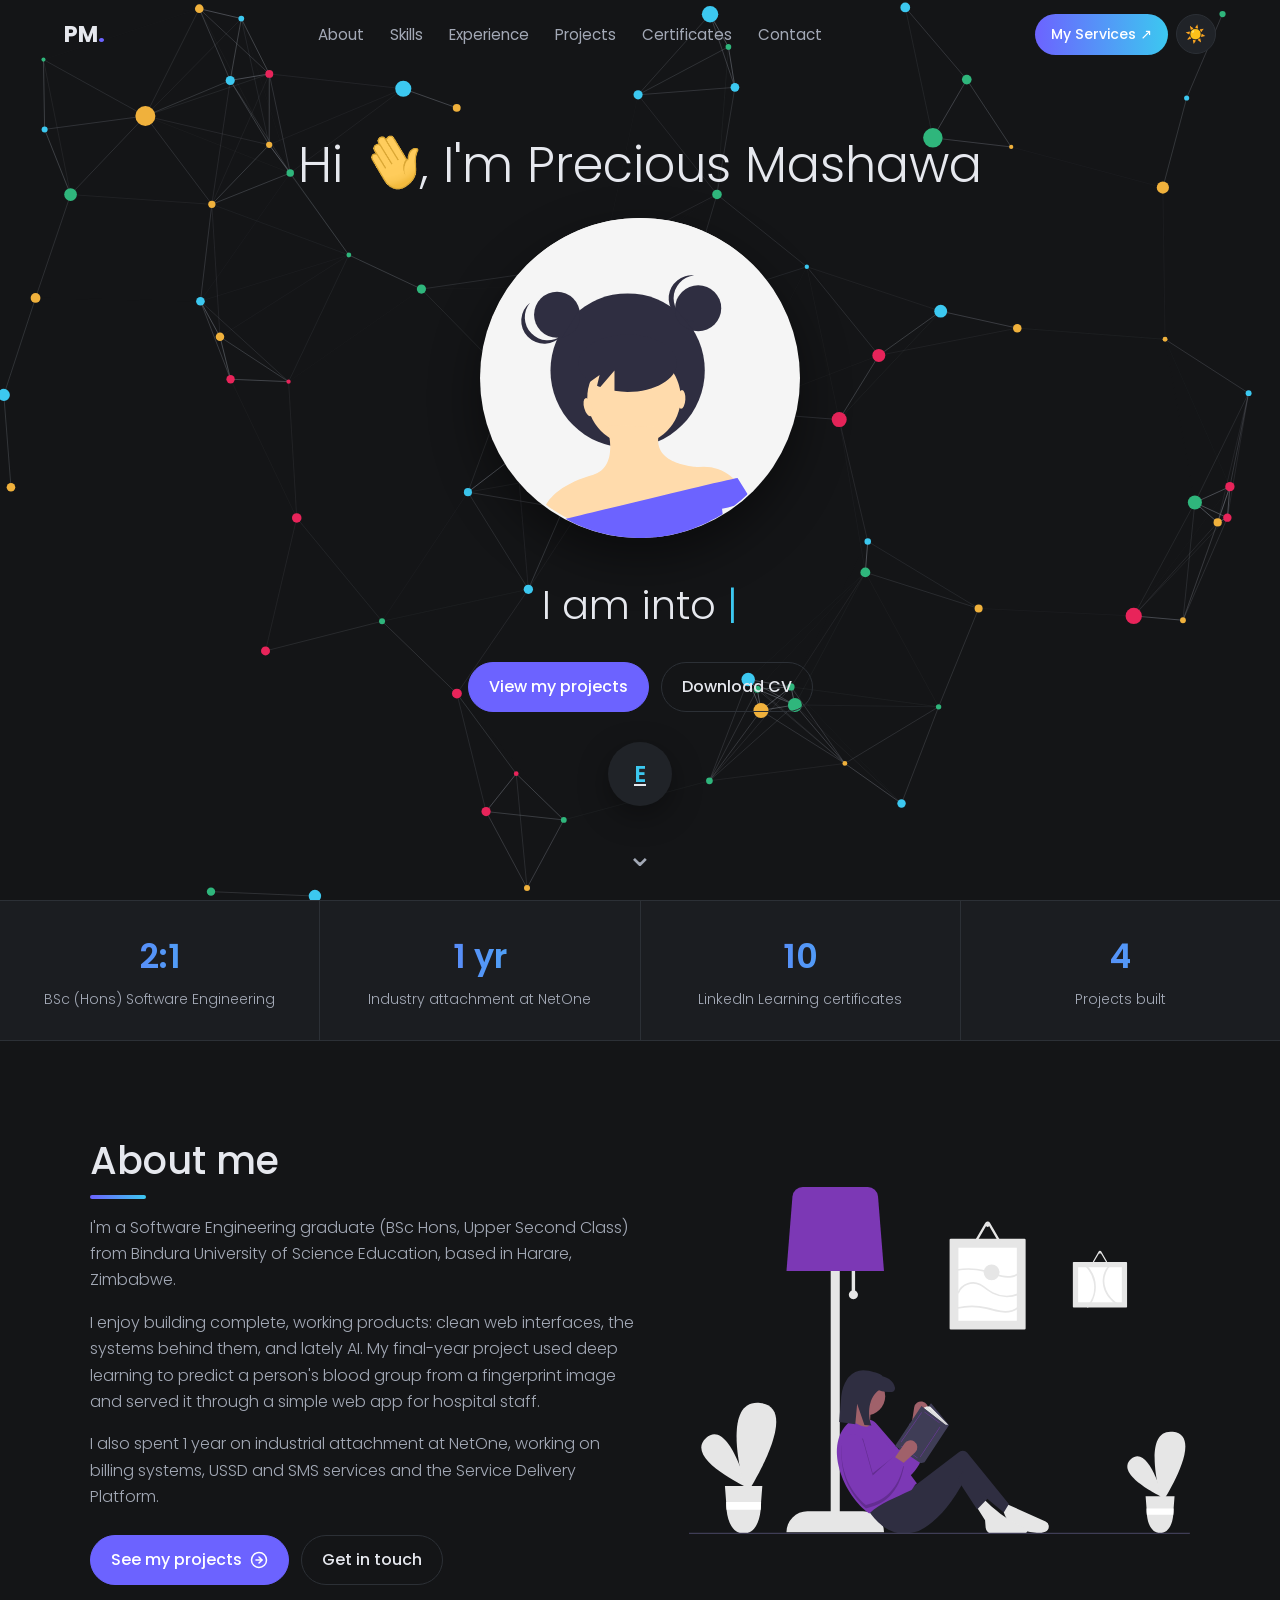
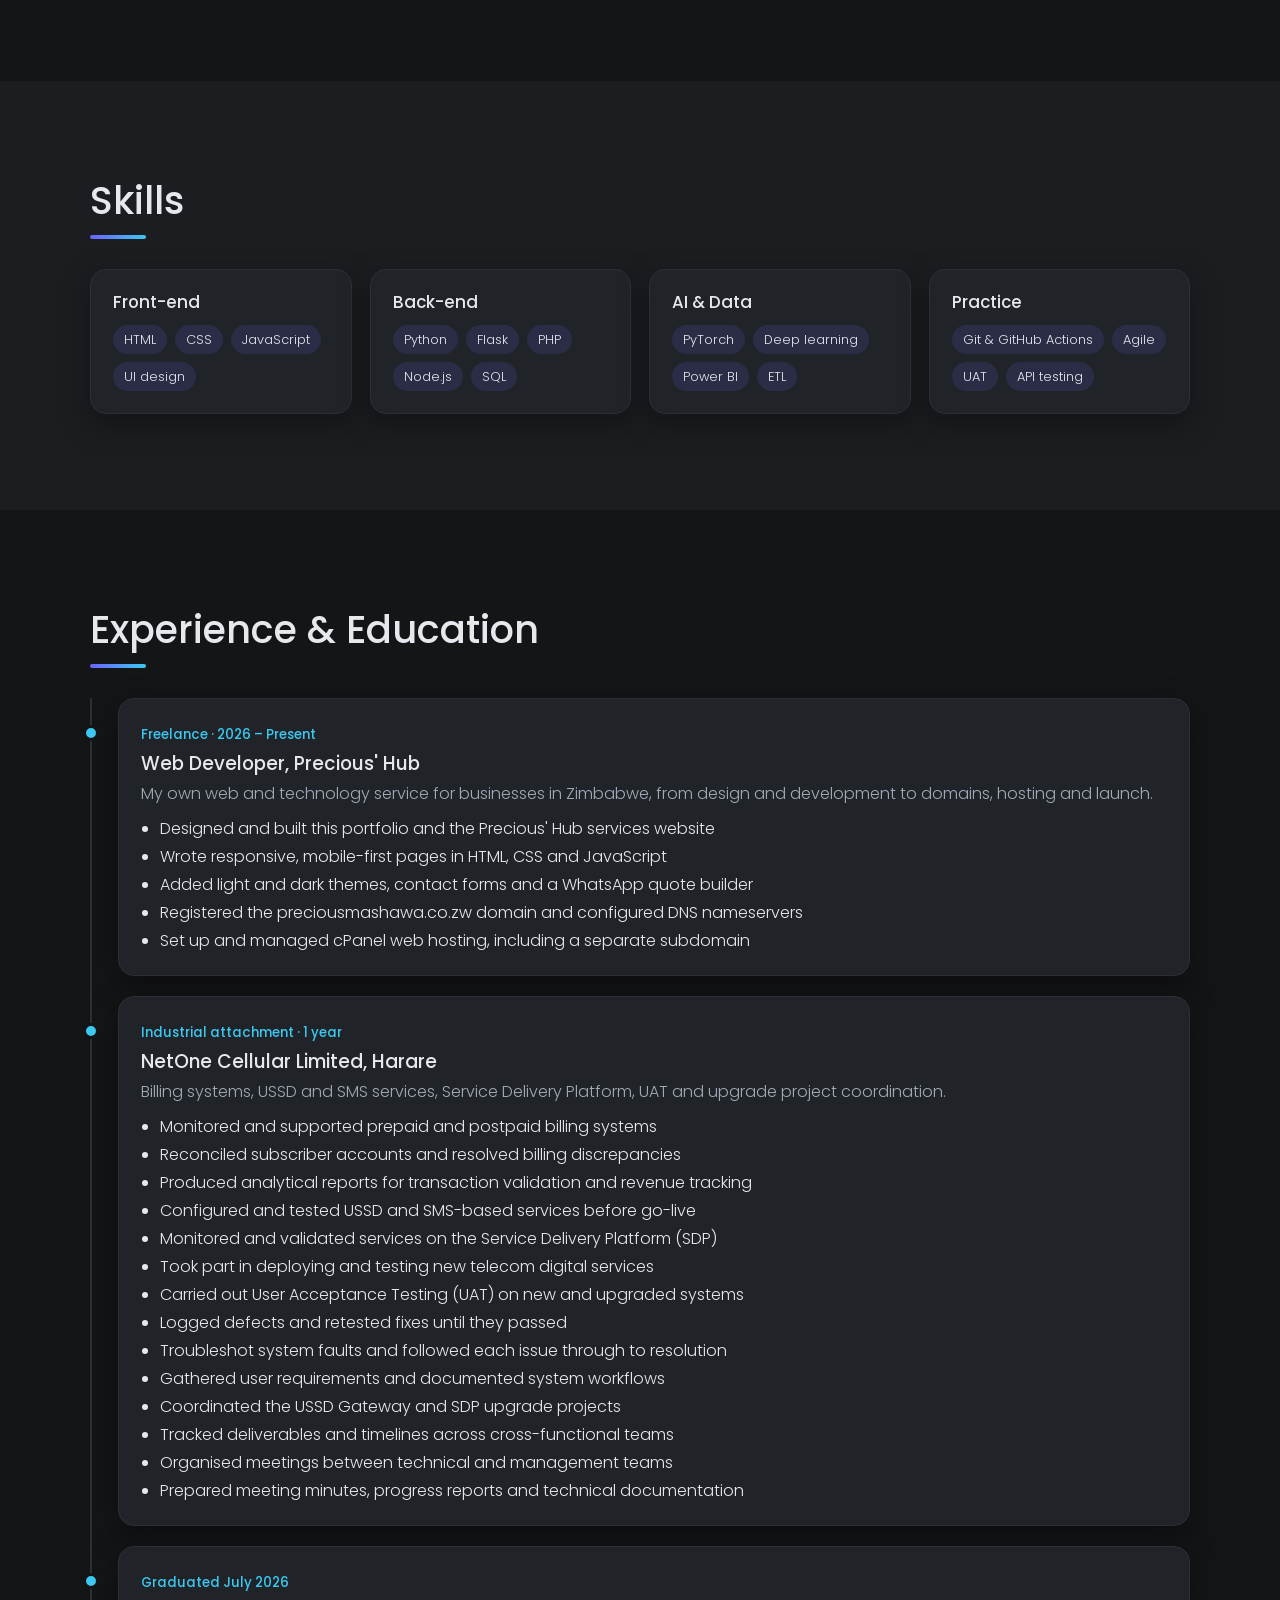
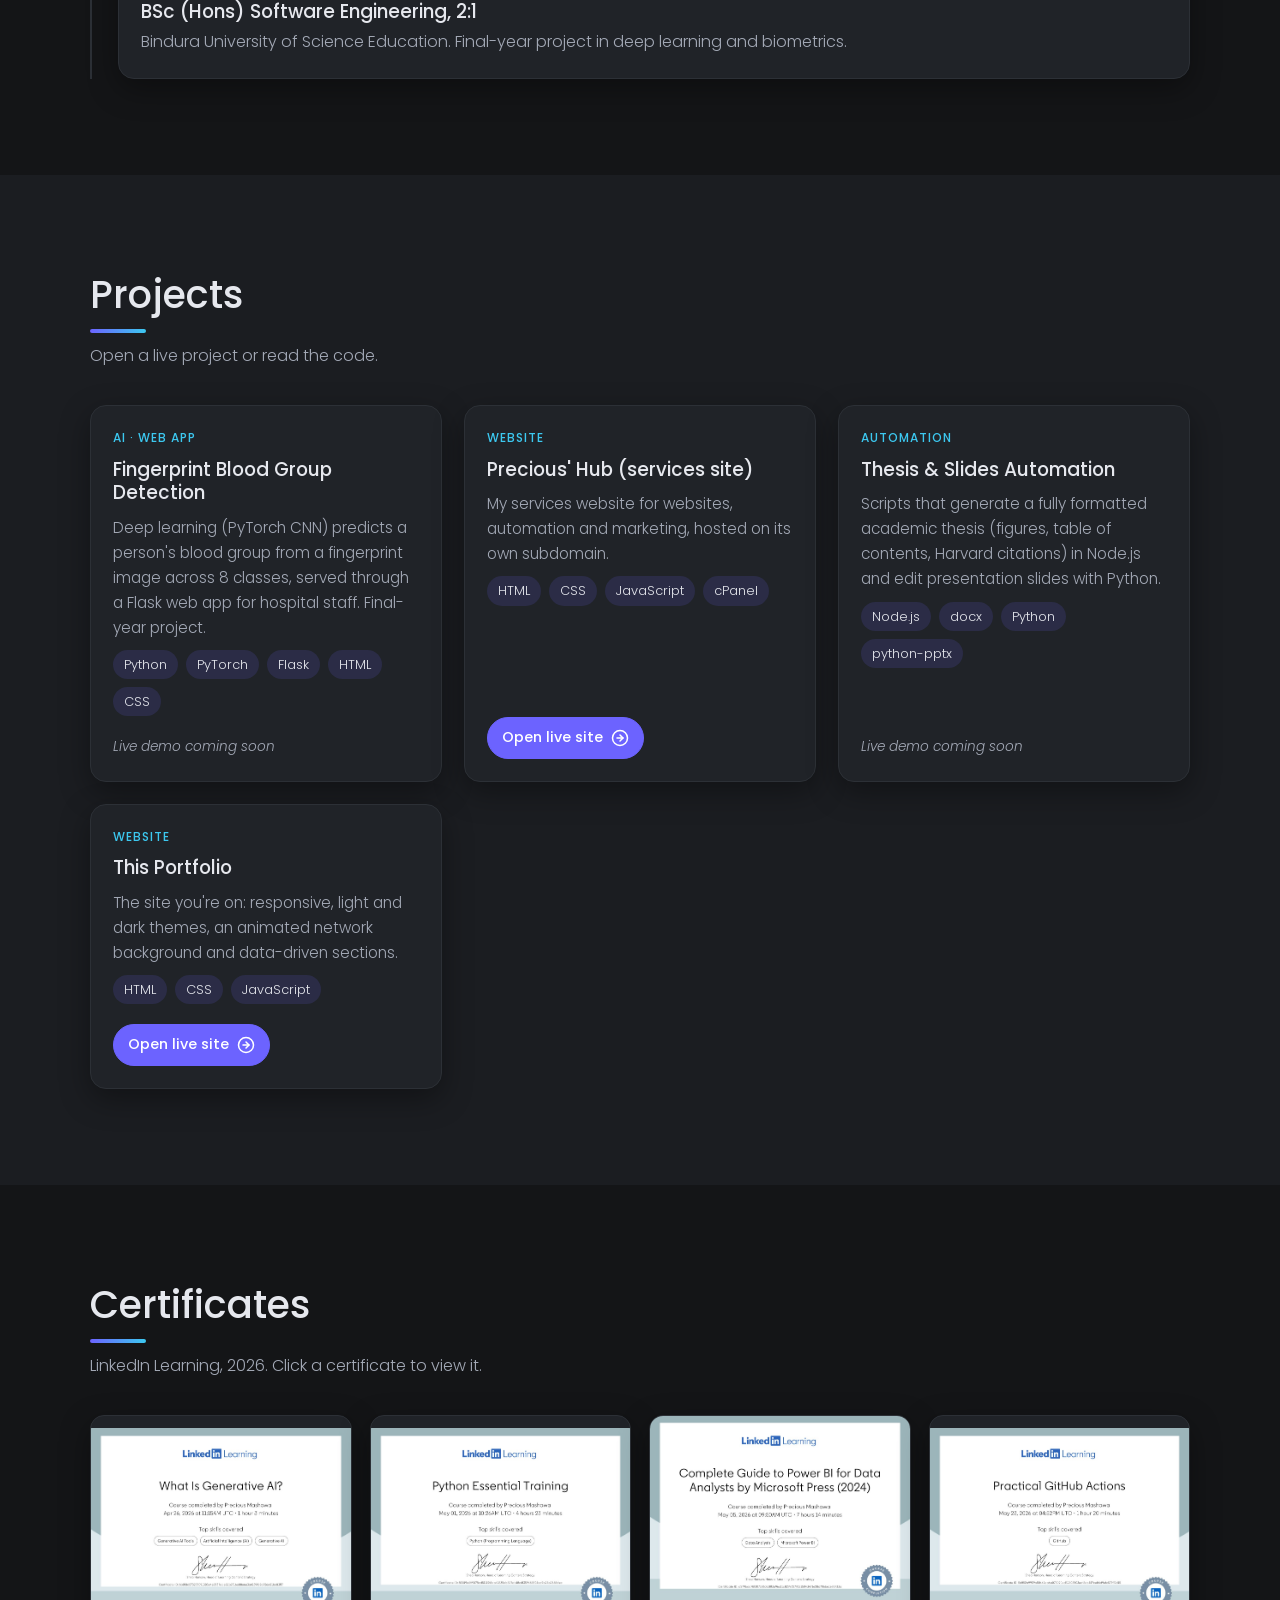
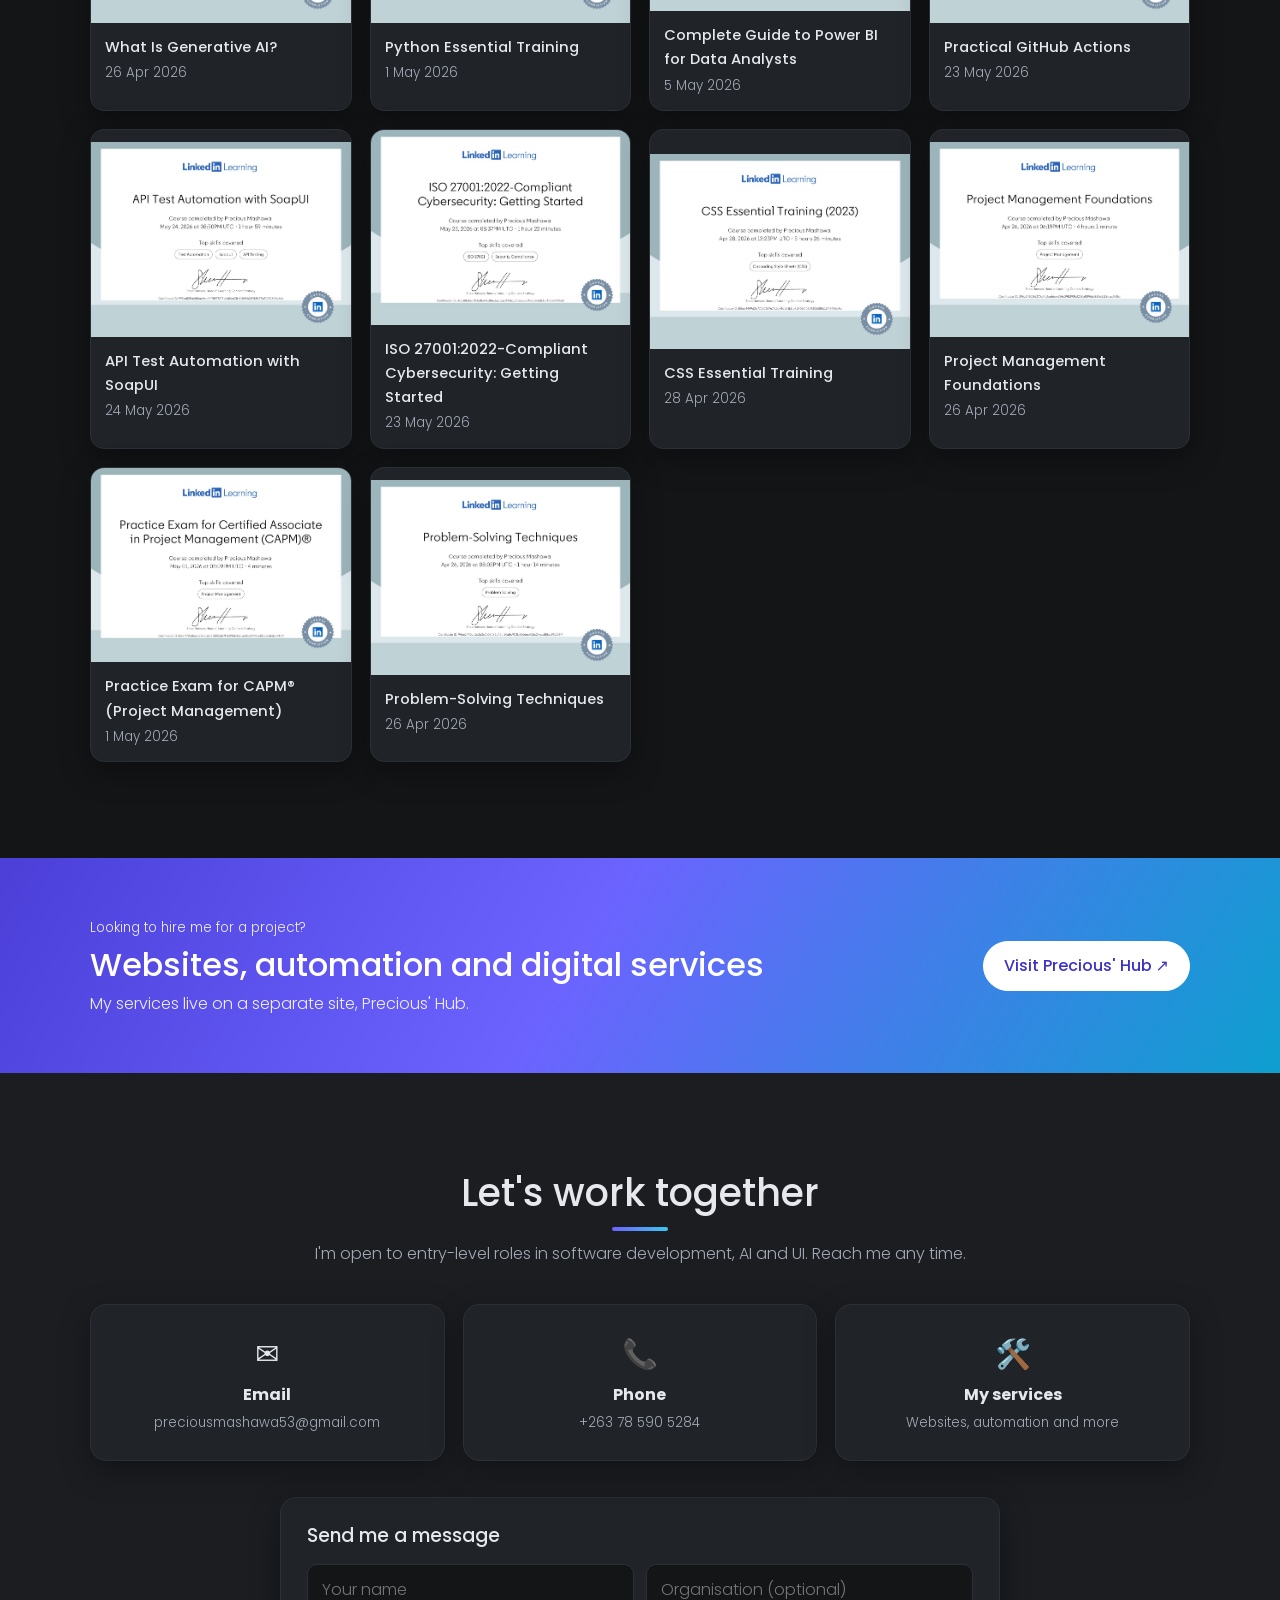
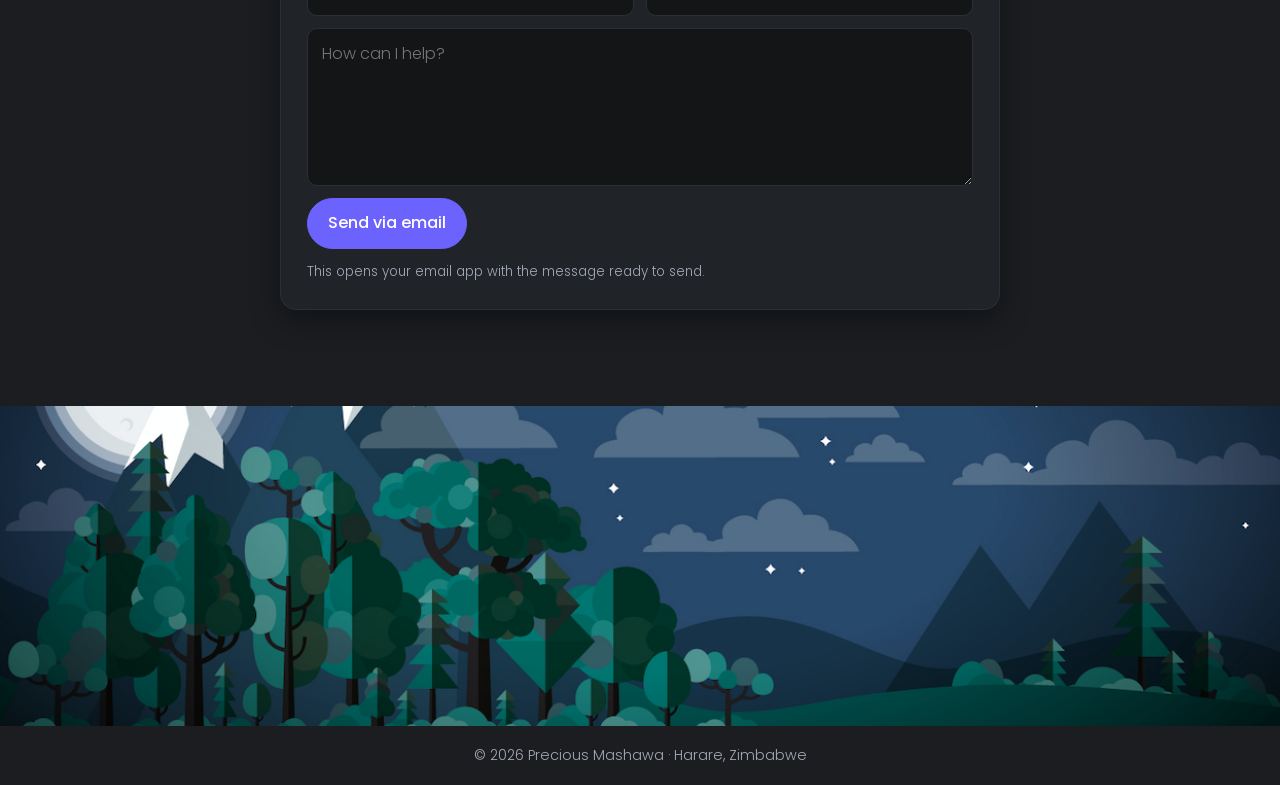
<file: index.html>
<!doctype html>
<html lang="en" data-theme="dark">
<head>
<meta charset="utf-8">
<meta name="viewport" content="width=device-width, initial-scale=1">
<title>Precious Mashawa | Software Engineer</title>
<meta name="description" content="Portfolio of Precious Mashawa, Software Engineering graduate from Harare, Zimbabwe. Web development, AI and UI work.">
<link rel="icon" href="assets/dp_female.svg">
<link rel="canonical" href="https://preciousmashawa.co.zw/">
<meta name="theme-color" content="#141517">
<meta property="og:type" content="website">
<meta property="og:title" content="Precious Mashawa | Software Engineer">
<meta property="og:description" content="Software Engineering graduate building web apps, AI and clean user interfaces. Harare, Zimbabwe.">
<meta property="og:url" content="https://preciousmashawa.co.zw/">
<meta property="og:image" content="https://preciousmashawa.co.zw/assets/landscape-night.png">
<link rel="preconnect" href="https://fonts.googleapis.com">
<link href="https://fonts.googleapis.com/css2?family=Poppins:wght@300;400;500;600;700&display=swap" rel="stylesheet">
<link rel="stylesheet" href="css/style.css">
</head>
<body>

<!-- NAVIGATION -->
<header class="nav" id="nav">
  <a class="brand" href="#home">PM<span>.</span></a>
  <nav class="links" id="links">
    <a href="#about">About</a>
    <a href="#skills">Skills</a>
    <a href="#experience">Experience</a>
    <a href="#projects">Projects</a>
    <a href="#certificates">Certificates</a>
    <a href="#contact">Contact</a>
  </nav>
  <div class="nav-actions">
    <a class="hub-pill" id="hubNav" href="#" target="_blank" rel="noopener">My Services ↗</a>
    <button class="theme-btn" id="themeBtn" aria-label="Switch light or dark theme">☀️</button>
    <button class="menu-btn" id="menuBtn" aria-label="Open menu">☰</button>
  </div>
</header>

<!-- HERO -->
<section class="hero" id="home">
  <canvas id="network" aria-hidden="true"></canvas>
  <div class="hero-content">
    <h1 class="hello">Hi <img src="assets/wave.gif" alt="waving hand" class="wave">, I'm Precious Mashawa</h1>
    <div class="avatar"><img src="assets/dp_female.svg" alt="Illustration of Precious Mashawa"></div>
    <p class="typed">I am into <span id="typed"></span><span class="cursor">|</span></p>
    <div class="hero-ctas">
      <a class="btn" href="#projects">View my projects</a>
      <a class="btn ghost" id="cvBtn" href="assets/Precious_Mashawa_CV.pdf" download>Download CV</a>
    </div>
    <div class="socials" id="socials"></div>
  </div>
  <a class="scroll-hint" href="#about" aria-label="Scroll down">⌄</a>
</section>

<!-- STATS -->
<section class="stats" aria-label="Highlights">
  <div class="stat"><strong>2:1</strong><span>BSc (Hons) Software Engineering</span></div>
  <div class="stat"><strong>1 yr</strong><span>Industry attachment at NetOne</span></div>
  <div class="stat"><strong id="certCount">0</strong><span>LinkedIn Learning certificates</span></div>
  <div class="stat"><strong id="projCount">0</strong><span>Projects built</span></div>
</section>

<!-- ABOUT -->
<section class="section" id="about">
  <div class="container about">
    <div class="about-text">
      <h2 class="title">About me</h2>
      <p>I'm a Software Engineering graduate (BSc Hons, Upper Second Class) from Bindura University of Science Education, based in Harare, Zimbabwe.</p>
      <p>I enjoy building complete, working products: clean web interfaces, the systems behind them, and lately AI. My final-year project used deep learning to predict a person's blood group from a fingerprint image and served it through a simple web app for hospital staff.</p>
      <p>I also spent 1 year on industrial attachment at NetOne, working on billing systems, USSD and SMS services and the Service Delivery Platform.</p>
      <div class="about-actions">
        <a class="btn" href="#projects">See my projects <img src="assets/arrow-right-circle.svg" alt=""></a>
        <a class="btn ghost" href="#contact">Get in touch</a>
      </div>
    </div>
    <img class="about-art" src="assets/header-female.svg" alt="Illustration of a woman working at a desk">
  </div>
</section>

<!-- SKILLS -->
<section class="section alt" id="skills">
  <div class="container">
    <h2 class="title">Skills</h2>
    <div class="skills" id="skillsGrid"></div>
  </div>
</section>

<!-- EXPERIENCE -->
<section class="section" id="experience">
  <div class="container">
    <h2 class="title">Experience &amp; Education</h2>
    <div class="timeline" id="timeline"></div>
  </div>
</section>

<!-- PROJECTS -->
<section class="section alt" id="projects">
  <div class="container">
    <h2 class="title">Projects</h2>
    <p class="lead">Open a live project or read the code.</p>
    <div class="cards" id="projectGrid"></div>
  </div>
</section>

<!-- CERTIFICATES -->
<section class="section" id="certificates">
  <div class="container">
    <h2 class="title">Certificates</h2>
    <p class="lead">LinkedIn Learning, 2026. Click a certificate to view it.</p>
    <div class="certs" id="certGrid"></div>
  </div>
</section>

<!-- HUB BANNER (links out; this site stays a portfolio) -->
<section class="hub-banner">
  <div class="container hub-inner">
    <div>
      <small>Looking to hire me for a project?</small>
      <h2>Websites, automation and digital services</h2>
      <p>My services live on a separate site, Precious' Hub.</p>
    </div>
    <a class="btn light" id="hubBanner" href="#" target="_blank" rel="noopener">Visit Precious' Hub ↗</a>
  </div>
</section>

<!-- CONTACT -->
<section class="section alt" id="contact">
  <div class="container contact">
    <h2 class="title">Let's work together</h2>
    <p class="lead">I'm open to entry-level roles in software development, AI and UI. Reach me any time.</p>
    <div class="contact-cards">
      <a class="contact-card" id="emailLink" href="#"><span>✉️</span><strong>Email</strong><small id="emailText"></small></a>
      <a class="contact-card" id="phoneLink" href="#"><span>📞</span><strong>Phone</strong><small id="phoneText"></small></a>
      <a class="contact-card" id="hubLink" href="#"><span>🛠️</span><strong>My services</strong><small>Websites, automation and more</small></a>
    </div>
    <form class="contact-form" id="contactForm">
      <h3>Send me a message</h3>
      <div class="row">
        <input name="name" placeholder="Your name" required aria-label="Your name">
        <input name="org" placeholder="Organisation (optional)" aria-label="Organisation">
      </div>
      <textarea name="message" rows="5" placeholder="How can I help?" required aria-label="Message"></textarea>
      <button class="btn" type="submit">Send via email</button>
      <small class="form-note">This opens your email app with the message ready to send.</small>
    </form>
  </div>
</section>

<!-- FOOTER LANDSCAPE -->
<footer class="footer">
  <div class="landscape" role="img" aria-label="Mountains and forest landscape"></div>
  <p>© <span id="year"></span> Precious Mashawa · Harare, Zimbabwe</p>
</footer>

<a class="to-top" id="toTop" href="#home" aria-label="Back to top">↑</a>

<!-- CERTIFICATE VIEWER -->
<div class="modal" id="modal" aria-hidden="true">
  <button class="modal-close" id="modalClose" aria-label="Close">✕</button>
  <div class="modal-body" id="modalBody"></div>
</div>

<script src="js/data.js"></script>
<script src="js/main.js"></script>
</body>
</html>
</file>
<file: css/style.css>
/* ---------- Theme tokens ---------- */
:root, [data-theme="dark"] {
  --bg: #141517;
  --bg-alt: #1b1d21;
  --card: #202328;
  --text: #e6e8ee;
  --muted: #a3a9b6;
  --accent: #6c63ff;
  --accent-2: #3cc8f0;
  --border: #2c3036;
  --shadow: 0 10px 30px rgba(0,0,0,.35);
  --net-line: #8a8f99;
  --landscape: url("../assets/landscape-night.png");
}
[data-theme="light"] {
  --bg: #f7f8fc;
  --bg-alt: #eef0f7;
  --card: #ffffff;
  --text: #1d2130;
  --muted: #5b6275;
  --accent: #6c63ff;
  --accent-2: #0e9fcf;
  --border: #dde1ec;
  --shadow: 0 10px 30px rgba(30,40,80,.10);
  --net-line: #9aa3b5;
  --landscape: url("../assets/landscape-day.png");
}

* { box-sizing: border-box; }
html { scroll-behavior: smooth; }
body {
  margin: 0; font-family: "Poppins", system-ui, sans-serif; font-weight: 300;
  background: var(--bg); color: var(--text); line-height: 1.65;
  transition: background .3s, color .3s;
}
img { max-width: 100%; }
a { color: inherit; }
h1, h2, h3 { font-weight: 500; line-height: 1.25; }

/* ---------- Navigation ---------- */
.nav {
  position: fixed; inset: 0 0 auto 0; z-index: 50;
  display: flex; align-items: center; justify-content: space-between;
  padding: 14px 5vw; transition: background .3s, box-shadow .3s;
}
.nav.scrolled { background: color-mix(in srgb, var(--bg) 88%, transparent); backdrop-filter: blur(10px); box-shadow: 0 1px 0 var(--border); }
.brand { font-weight: 700; font-size: 1.4rem; text-decoration: none; }
.brand span { color: var(--accent); }
.links { display: flex; gap: 26px; }
.links a { text-decoration: none; color: var(--muted); font-weight: 400; font-size: .95rem; }
.links a:hover { color: var(--text); }
.nav-actions { display: flex; gap: 8px; }
.theme-btn, .menu-btn {
  background: var(--card); border: 1px solid var(--border); color: var(--text);
  width: 40px; height: 40px; border-radius: 50%; cursor: pointer; font-size: 1.05rem;
}
.menu-btn { display: none; }

/* ---------- Hero ---------- */
.hero { position: relative; min-height: 100vh; display: grid; place-items: center; overflow: hidden; background: var(--bg); }
#network { position: absolute; inset: 0; width: 100%; height: 100%; }
.hero-content { position: relative; z-index: 1; text-align: center; padding: 100px 16px 60px; }
.hello { font-weight: 300; font-size: clamp(1.8rem, 4.5vw, 3.1rem); margin: 0 0 22px; }
.wave { height: 1.25em; vertical-align: -0.28em; }
.avatar {
  width: clamp(200px, 30vw, 320px); aspect-ratio: 1; margin: 0 auto;
  border-radius: 50%; background: #f5f5f5; box-shadow: 0 20px 50px rgba(0,0,0,.45);
}
.avatar img { width: 100%; height: 100%; display: block; }
.typed { font-size: clamp(1.4rem, 3.4vw, 2.5rem); margin: 34px 0 30px; min-height: 1.4em; }
#typed { font-weight: 400; }
.cursor { animation: blink 1s steps(1) infinite; color: var(--accent-2); }
@keyframes blink { 50% { opacity: 0; } }
.socials { display: flex; flex-wrap: wrap; justify-content: center; gap: 18px; }
.social {
  width: 64px; height: 64px; border-radius: 50%; display: grid; place-items: center;
  background: var(--card); box-shadow: var(--shadow); transition: transform .2s;
}
.social:hover { transform: translateY(-4px); }
.social img { width: 30px; height: 30px; }
.social-letter { font-size: 1.4rem; font-weight: 600; color: var(--accent-2); }

/* ---------- Sections ---------- */
.section { padding: 96px 5vw; }
.section.alt { background: var(--bg-alt); }
.container { max-width: 1100px; margin: 0 auto; }
.title { font-size: clamp(1.7rem, 3.5vw, 2.4rem); margin: 0 0 10px; }
.title::after { content: ""; display: block; width: 56px; height: 4px; border-radius: 4px; margin-top: 10px; background: linear-gradient(90deg, var(--accent), var(--accent-2)); }
.lead { color: var(--muted); margin: 0 0 36px; }

.about { display: grid; grid-template-columns: 1.1fr 1fr; gap: 48px; align-items: center; }
.about-text p { color: var(--muted); }
.about-actions { display: flex; flex-wrap: wrap; gap: 12px; margin-top: 24px; }
.about-art { width: 100%; }

.btn {
  display: inline-flex; align-items: center; gap: 8px; padding: 11px 20px; border-radius: 999px;
  background: var(--accent); color: #fff; text-decoration: none; font-weight: 500; border: 1px solid var(--accent);
}
.btn img { width: 18px; filter: invert(1); }
.btn.ghost { background: transparent; color: var(--text); border-color: var(--border); }
.btn.small { padding: 8px 14px; font-size: .9rem; }

.skills { display: grid; grid-template-columns: repeat(auto-fit, minmax(230px, 1fr)); gap: 18px; margin-top: 30px; }
.skill-card, .card, .tl-item { background: var(--card); border: 1px solid var(--border); border-radius: 16px; padding: 22px; box-shadow: var(--shadow); }
.skill-card h3 { margin: 0 0 12px; font-size: 1.05rem; }
.chips { display: flex; flex-wrap: wrap; gap: 8px; }
.chip { font-size: .8rem; padding: 4px 11px; border-radius: 999px; background: color-mix(in srgb, var(--accent) 14%, transparent); color: var(--text); }

.timeline { position: relative; display: grid; gap: 20px; margin-top: 30px; padding-left: 26px; border-left: 2px solid var(--border); }
.tl-item { position: relative; }
.tl-dot { position: absolute; left: -36px; top: 26px; width: 16px; height: 16px; border-radius: 50%; background: var(--accent-2); border: 3px solid var(--bg); }
.tl-item small { color: var(--accent-2); font-weight: 500; }
.tl-item h3 { margin: 4px 0 6px; }
.tl-item p { margin: 0; color: var(--muted); }

.cards { display: grid; grid-template-columns: repeat(auto-fit, minmax(300px, 1fr)); gap: 22px; }
.card { display: flex; flex-direction: column; gap: 10px; transition: transform .2s; }
.card:hover { transform: translateY(-4px); }
.card-img { border-radius: 10px; aspect-ratio: 16/9; object-fit: cover; width: 100%; }
.card h3 { margin: 0; }
.card p { margin: 0; color: var(--muted); font-size: .95rem; }
.tag { align-self: flex-start; font-size: .75rem; font-weight: 500; color: var(--accent-2); text-transform: uppercase; letter-spacing: .08em; }
.card-actions { margin-top: auto; padding-top: 10px; display: flex; flex-wrap: wrap; gap: 10px; align-items: center; }
.soon { font-size: .85rem; color: var(--muted); font-style: italic; }

.certs { display: grid; grid-template-columns: repeat(auto-fit, minmax(220px, 1fr)); gap: 18px; }
.cert {
  font: inherit; color: inherit; text-align: left; cursor: pointer; padding: 0; overflow: hidden;
  background: var(--card); border: 1px solid var(--border); border-radius: 14px; box-shadow: var(--shadow); transition: transform .2s;
}
.cert:hover { transform: translateY(-4px); }
.cert img, .cert-fallback { width: 100%; aspect-ratio: 4/3; object-fit: cover; display: block; }
.cert-fallback {
  display: grid; place-content: center; text-align: center; gap: 4px; color: #fff; font-weight: 500;
  background: linear-gradient(135deg, #0a66c2, #6c63ff);
}
.cert-fallback span { font-size: 2rem; }
.cert-info { padding: 12px 14px; }
.cert-info strong { display: block; font-weight: 500; font-size: .92rem; }
.cert-info small { color: var(--muted); }

.contact { text-align: center; }
.contact .title::after { margin-left: auto; margin-right: auto; }
.contact-cards { display: grid; grid-template-columns: repeat(auto-fit, minmax(220px, 1fr)); gap: 18px; }
.contact-card { display: grid; gap: 4px; padding: 26px; text-decoration: none; background: var(--card); border: 1px solid var(--border); border-radius: 16px; box-shadow: var(--shadow); }
.contact-card span { font-size: 1.8rem; }
.contact-card small { color: var(--muted); word-break: break-word; }

/* ---------- Footer with day/night landscape ---------- */
.footer { text-align: center; color: var(--muted); font-size: .9rem; background: var(--bg-alt); }
.landscape { height: clamp(160px, 28vw, 320px); background: var(--landscape) center bottom / cover no-repeat; }
.footer p { margin: 0; padding: 18px; }

/* ---------- Certificate viewer ---------- */
.modal { position: fixed; inset: 0; z-index: 100; display: none; place-items: center; padding: 24px; background: rgba(0,0,0,.8); }
.modal.open { display: grid; }
.modal-body img { max-height: 85vh; border-radius: 8px; }
.modal-body iframe { width: min(900px, 92vw); height: 85vh; border: 0; border-radius: 8px; background: #fff; }
.modal-body .missing { color: #fff; }
.modal-close { position: absolute; top: 16px; right: 20px; background: none; border: 0; color: #fff; font-size: 1.8rem; cursor: pointer; }

/* ---------- Reveal ---------- */
.reveal { opacity: 0; transform: translateY(18px); transition: opacity .6s, transform .6s; }
.reveal.in { opacity: 1; transform: none; }

/* ---------- Additions ---------- */
.hub-pill { text-decoration: none; font-weight: 500; font-size: .88rem; padding: 9px 16px; border-radius: 999px;
  background: linear-gradient(90deg, var(--accent), var(--accent-2)); color: #fff; align-self: center; }
.hero-ctas { display: flex; flex-wrap: wrap; gap: 12px; justify-content: center; margin: -6px 0 30px; }
.scroll-hint { position: absolute; bottom: 18px; left: 50%; transform: translateX(-50%); z-index: 1; color: var(--muted);
  text-decoration: none; font-size: 2rem; animation: bob 2s ease-in-out infinite; }
@keyframes bob { 50% { transform: translate(-50%, 6px); } }
.stats { display: grid; grid-template-columns: repeat(4, 1fr); gap: 1px; background: var(--border); border-block: 1px solid var(--border); }
.stat { background: var(--bg-alt); padding: 28px 16px; text-align: center; display: grid; gap: 4px; }
.stat strong { font-size: clamp(1.5rem, 3vw, 2.1rem); font-weight: 600;
  background: linear-gradient(90deg, var(--accent), var(--accent-2)); -webkit-background-clip: text; background-clip: text; color: transparent; }
.stat span { color: var(--muted); font-size: .88rem; }
.hub-banner { padding: 56px 5vw; background: linear-gradient(120deg, #4b3fd8, #6c63ff 45%, #0e9fcf); color: #fff; }
.hub-inner { display: flex; flex-wrap: wrap; align-items: center; justify-content: space-between; gap: 24px; }
.hub-inner h2 { margin: 4px 0 6px; font-size: clamp(1.4rem, 3vw, 2rem); }
.hub-inner p, .hub-inner small { margin: 0; opacity: .9; }
.btn.light { background: #fff; color: #3b31c9; border-color: #fff; }
.contact-form { max-width: 720px; margin: 36px auto 0; text-align: left; display: grid; gap: 12px;
  background: var(--card); border: 1px solid var(--border); border-radius: 16px; padding: 26px; box-shadow: var(--shadow); }
.contact-form h3 { margin: 0 0 4px; }
.contact-form .row { display: grid; grid-template-columns: 1fr 1fr; gap: 12px; }
.contact-form input, .contact-form textarea { font: inherit; color: var(--text); background: var(--bg); border: 1px solid var(--border);
  border-radius: 10px; padding: 12px 14px; width: 100%; }
.contact-form input:focus, .contact-form textarea:focus { outline: 2px solid var(--accent); border-color: transparent; }
.contact-form .btn { justify-self: start; cursor: pointer; font: inherit; font-weight: 500; }
.form-note { color: var(--muted); }
.to-top { position: fixed; right: 20px; bottom: 20px; z-index: 40; width: 46px; height: 46px; border-radius: 50%; display: grid; place-items: center;
  background: var(--accent); color: #fff; text-decoration: none; font-size: 1.2rem; box-shadow: var(--shadow); opacity: 0; pointer-events: none; transition: opacity .3s; }
.to-top.show { opacity: 1; pointer-events: auto; }

/* ---------- Mobile ---------- */
@media (max-width: 820px) {
  .menu-btn { display: inline-block; }
  .links { position: absolute; top: 64px; right: 16px; left: 16px; flex-direction: column; gap: 0; display: none;
    background: var(--card); border: 1px solid var(--border); border-radius: 14px; box-shadow: var(--shadow); padding: 8px; }
  .links.open { display: flex; }
  .links a { padding: 10px 14px; }
  .about { grid-template-columns: 1fr; }
  .social { width: 54px; height: 54px; }
  .section { padding: 72px 16px; }
  .stats { grid-template-columns: 1fr 1fr; }
  .contact-form .row { grid-template-columns: 1fr; }
  .hub-pill { padding: 8px 12px; font-size: .8rem; }
}
@media (prefers-reduced-motion: reduce) {
  html { scroll-behavior: auto; }
  .reveal { opacity: 1; transform: none; transition: none; }
  .cursor { animation: none; }
}
</file>
